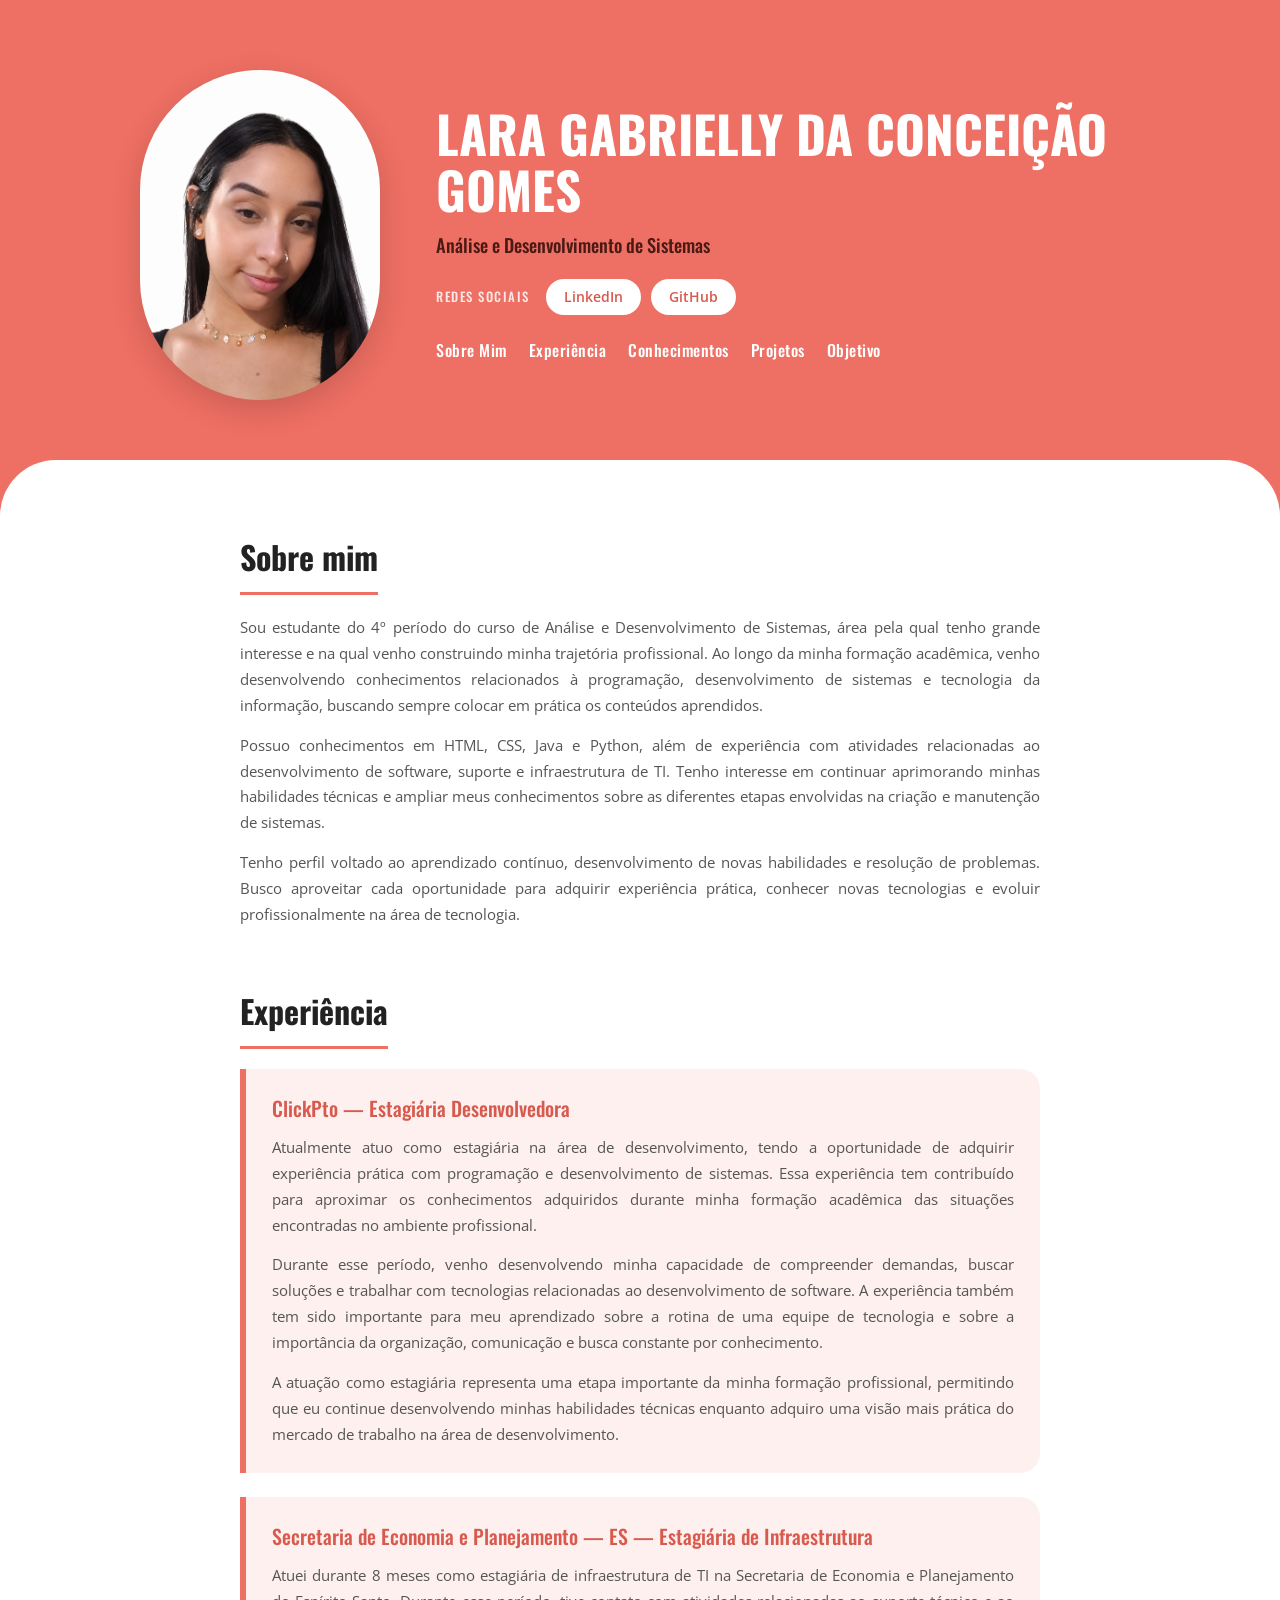
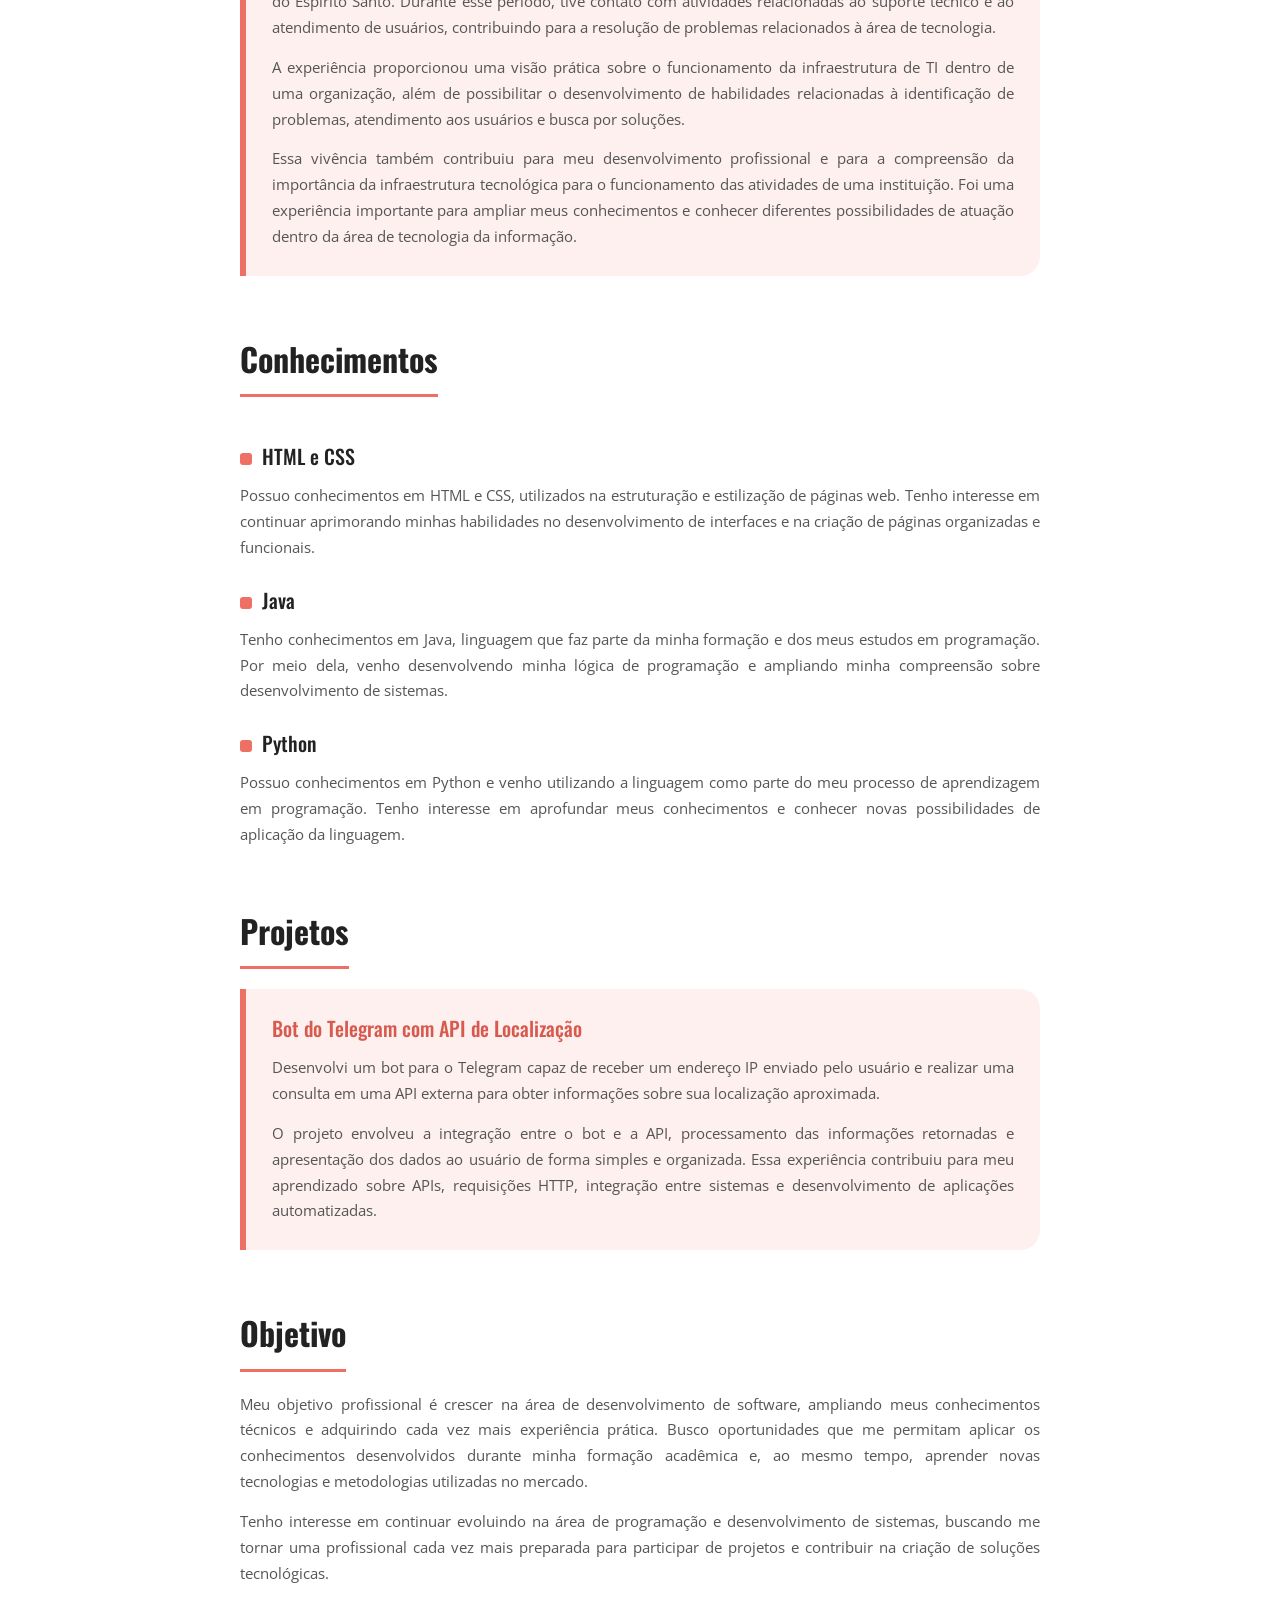
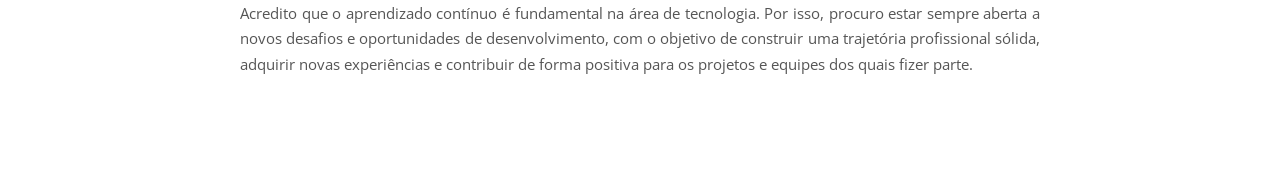
<file: index.html>
<!DOCTYPE html>
<html lang="pt-BR">

<head>
    <meta charset="UTF-8">
    <meta name="viewport" content="width=device-width, initial-scale=1.0">
    <title>Portfólio - Lara Gabrielly</title>
    <link rel="preconnect" href="https://fonts.googleapis.com">
    <link rel="preconnect" href="https://fonts.gstatic.com" crossorigin>
    <link href="https://fonts.googleapis.com/css2?family=Oswald:wght@500;700&family=Open+Sans:wght@400;600&display=swap" rel="stylesheet">
    <link rel="stylesheet" href="style.css">
</head>

<body>

    <header>
        <div class="header-inner">

           
                <img class="foto" src="imagens/fotoLara.png" alt="Lara Gabrielly">
          

            <div class="header-texto">
                <h1>LARA GABRIELLY DA CONCEIÇÃO GOMES</h1>

                <h2>Análise e Desenvolvimento de Sistemas</h2>

                <div class="redes">
                    <h2>Redes sociais</h2>

                    <a href="https://www.linkedin.com/in/gabygomes" target="_blank">
                        LinkedIn
                    </a>

                    <a href="https://github.com/lara447" target="_blank">
                        GitHub
                    </a>
                </div>

                <nav>
                    <ul>
                        <li><a href="#sobre">Sobre Mim</a></li>
                        <li><a href="#experiencia">Experiência</a></li>
                        <li><a href="#conhecimentos">Conhecimentos</a></li>
                        <li><a href="#projetos">Projetos</a></li>
                        <li><a href="#objetivo">Objetivo</a></li>
                    </ul>
                </nav>
            </div>

        </div>
    </header>

    <main>

        <section id="sobre">
            <h2>Sobre mim</h2>

            <p>
                Sou estudante do 4º período do curso de Análise e Desenvolvimento de Sistemas, área pela qual
                tenho grande interesse e na qual venho construindo minha trajetória profissional. Ao longo da
                minha formação acadêmica, venho desenvolvendo conhecimentos relacionados à programação,
                desenvolvimento de sistemas e tecnologia da informação, buscando sempre colocar em prática os
                conteúdos aprendidos.
            </p>

            <p>
                Possuo conhecimentos em HTML, CSS, Java e Python, além de experiência com atividades relacionadas
                ao desenvolvimento de software, suporte e infraestrutura de TI. Tenho interesse em continuar
                aprimorando minhas habilidades técnicas e ampliar meus conhecimentos sobre as diferentes etapas
                envolvidas na criação e manutenção de sistemas.
            </p>

            <p>
                Tenho perfil voltado ao aprendizado contínuo, desenvolvimento de novas habilidades e resolução
                de problemas. Busco aproveitar cada oportunidade para adquirir experiência prática, conhecer
                novas tecnologias e evoluir profissionalmente na área de tecnologia.
            </p>
        </section>

        <section id="experiencia">
            <h2>Experiência</h2>

            <article>
                <h3>ClickPto — Estagiária Desenvolvedora</h3>

                <p>
                    Atualmente atuo como estagiária na área de desenvolvimento, tendo a oportunidade de adquirir
                    experiência prática com programação e desenvolvimento de sistemas. Essa experiência tem
                    contribuído para aproximar os conhecimentos adquiridos durante minha formação acadêmica das
                    situações encontradas no ambiente profissional.
                </p>

                <p>
                    Durante esse período, venho desenvolvendo minha capacidade de compreender demandas, buscar
                    soluções e trabalhar com tecnologias relacionadas ao desenvolvimento de software. A experiência
                    também tem sido importante para meu aprendizado sobre a rotina de uma equipe de tecnologia e
                    sobre a importância da organização, comunicação e busca constante por conhecimento.
                </p>

                <p>
                    A atuação como estagiária representa uma etapa importante da minha formação profissional,
                    permitindo que eu continue desenvolvendo minhas habilidades técnicas enquanto adquiro uma
                    visão mais prática do mercado de trabalho na área de desenvolvimento.
                </p>
            </article>

            <article>
                <h3>Secretaria de Economia e Planejamento — ES — Estagiária de Infraestrutura</h3>

                <p>
                    Atuei durante 8 meses como estagiária de infraestrutura de TI na Secretaria de Economia e
                    Planejamento do Espírito Santo. Durante esse período, tive contato com atividades relacionadas
                    ao suporte técnico e ao atendimento de usuários, contribuindo para a resolução de problemas
                    relacionados à área de tecnologia.
                </p>

                <p>
                    A experiência proporcionou uma visão prática sobre o funcionamento da infraestrutura de TI
                    dentro de uma organização, além de possibilitar o desenvolvimento de habilidades relacionadas
                    à identificação de problemas, atendimento aos usuários e busca por soluções.
                </p>

                <p>
                    Essa vivência também contribuiu para meu desenvolvimento profissional e para a compreensão
                    da importância da infraestrutura tecnológica para o funcionamento das atividades de uma
                    instituição. Foi uma experiência importante para ampliar meus conhecimentos e conhecer
                    diferentes possibilidades de atuação dentro da área de tecnologia da informação.
                </p>
            </article>
        </section>

        <section id="conhecimentos">
            <h2>Conhecimentos</h2>

            <h3>HTML e CSS</h3>

            <p>
                Possuo conhecimentos em HTML e CSS, utilizados na estruturação e estilização de páginas web.
                Tenho interesse em continuar aprimorando minhas habilidades no desenvolvimento de interfaces e
                na criação de páginas organizadas e funcionais.
            </p>

            <h3>Java</h3>

            <p>
                Tenho conhecimentos em Java, linguagem que faz parte da minha formação e dos meus estudos em
                programação. Por meio dela, venho desenvolvendo minha lógica de programação e ampliando minha
                compreensão sobre desenvolvimento de sistemas.
            </p>

            <h3>Python</h3>

            <p>
                Possuo conhecimentos em Python e venho utilizando a linguagem como parte do meu processo de
                aprendizagem em programação. Tenho interesse em aprofundar meus conhecimentos e conhecer novas
                possibilidades de aplicação da linguagem.
            </p>
        </section>

        <section id="projetos">
            <h2>Projetos</h2>

            <article>
                <h3>Bot do Telegram com API de Localização</h3>

                <p>
                    Desenvolvi um bot para o Telegram capaz de receber um endereço IP enviado pelo usuário e
                    realizar uma consulta em uma API externa para obter informações sobre sua localização
                    aproximada.
                </p>

                <p>
                    O projeto envolveu a integração entre o bot e a API, processamento das informações retornadas
                    e apresentação dos dados ao usuário de forma simples e organizada. Essa experiência contribuiu
                    para meu aprendizado sobre APIs, requisições HTTP, integração entre sistemas e desenvolvimento
                    de aplicações automatizadas.
                </p>
            </article>
        </section>

        <section id="objetivo">
            <h2>Objetivo</h2>

            <p>
                Meu objetivo profissional é crescer na área de desenvolvimento de software, ampliando meus
                conhecimentos técnicos e adquirindo cada vez mais experiência prática. Busco oportunidades que
                me permitam aplicar os conhecimentos desenvolvidos durante minha formação acadêmica e, ao mesmo
                tempo, aprender novas tecnologias e metodologias utilizadas no mercado.
            </p>

            <p>
                Tenho interesse em continuar evoluindo na área de programação e desenvolvimento de sistemas,
                buscando me tornar uma profissional cada vez mais preparada para participar de projetos e
                contribuir na criação de soluções tecnológicas.
            </p>

            <p>
                Acredito que o aprendizado contínuo é fundamental na área de tecnologia. Por isso, procuro estar
                sempre aberta a novos desafios e oportunidades de desenvolvimento, com o objetivo de construir
                uma trajetória profissional sólida, adquirir novas experiências e contribuir de forma positiva
                para os projetos e equipes dos quais fizer parte.
            </p>
        </section>

    </main>

</body>

</html>
</file>
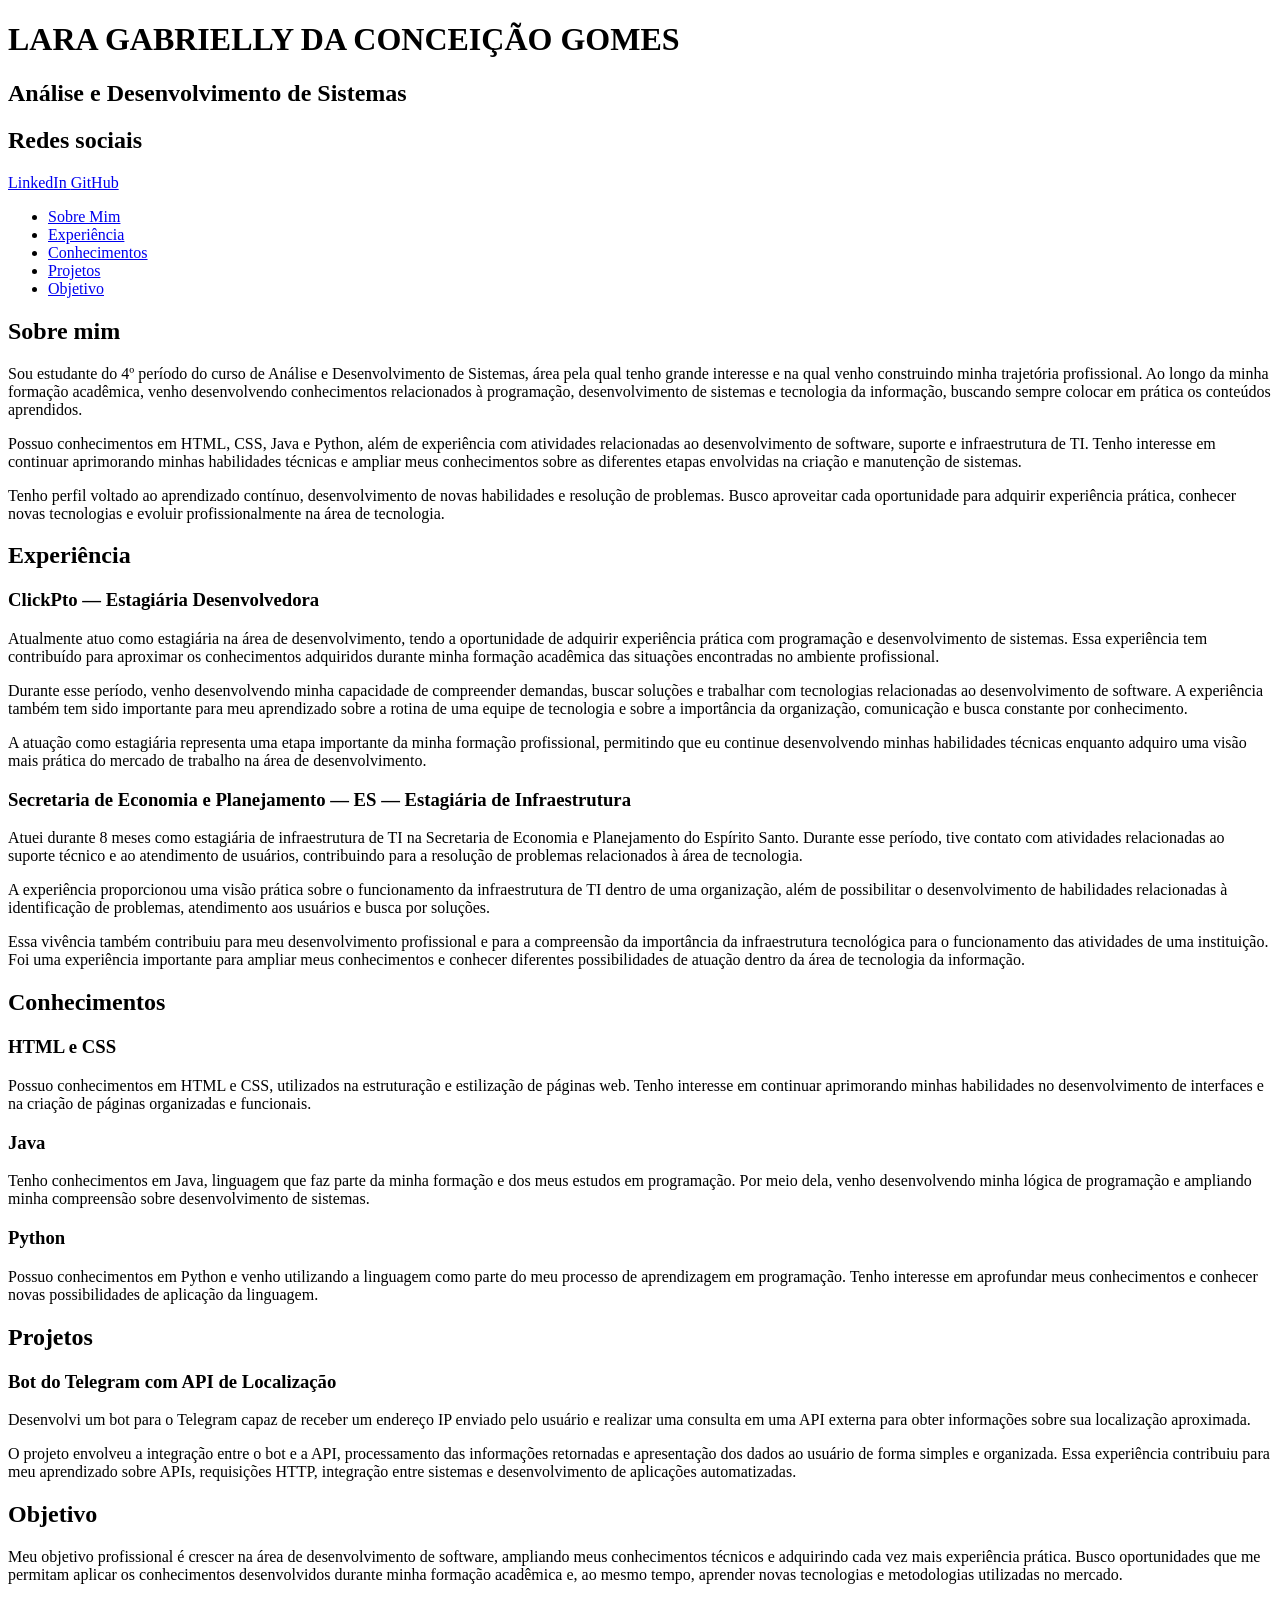
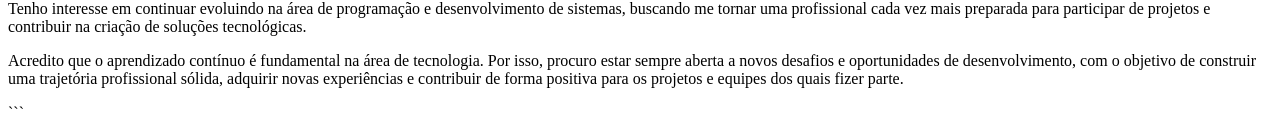
<file: portfolio.html>
<!DOCTYPE html>
<html lang="pt-BR">

<head>
    <meta charset="UTF-8">
    <meta name="viewport" content="width=device-width, initial-scale=1.0">
    <title>Portfólio - Lara Gabrielly</title>
</head>

<body>

    <header>
        <h1>LARA GABRIELLY DA CONCEIÇÃO GOMES</h1>

        <h2>Análise e Desenvolvimento de Sistemas</h2>

        <div>
            <h2>Redes sociais</h2>

            <a href="https://www.linkedin.com/in/gabygomes" target="_blank">
                LinkedIn 
            </a>

            <a href="https://github.com/lara447" target="_blank">
                GitHub
            </a>
        </div>

        <nav>
            <ul>
                <li><a href="#sobre">Sobre Mim</a></li>
                <li><a href="#experiencia">Experiência</a></li>
                <li><a href="#conhecimentos">Conhecimentos</a></li>
                <li><a href="#projetos">Projetos</a></li>
                <li><a href="#objetivo">Objetivo</a></li>
            </ul>
        </nav>
    </header>

    <main>

        <section id="sobre">
            <h2>Sobre mim</h2>

            <p>
                Sou estudante do 4º período do curso de Análise e Desenvolvimento de Sistemas, área pela qual
                tenho grande interesse e na qual venho construindo minha trajetória profissional. Ao longo da
                minha formação acadêmica, venho desenvolvendo conhecimentos relacionados à programação,
                desenvolvimento de sistemas e tecnologia da informação, buscando sempre colocar em prática os
                conteúdos aprendidos.
            </p>

            <p>
                Possuo conhecimentos em HTML, CSS, Java e Python, além de experiência com atividades relacionadas
                ao desenvolvimento de software, suporte e infraestrutura de TI. Tenho interesse em continuar
                aprimorando minhas habilidades técnicas e ampliar meus conhecimentos sobre as diferentes etapas
                envolvidas na criação e manutenção de sistemas.
            </p>

            <p>
                Tenho perfil voltado ao aprendizado contínuo, desenvolvimento de novas habilidades e resolução
                de problemas. Busco aproveitar cada oportunidade para adquirir experiência prática, conhecer
                novas tecnologias e evoluir profissionalmente na área de tecnologia.
            </p>
        </section>

        <section id="experiencia">
            <h2>Experiência</h2>

            <article>
                <h3>ClickPto — Estagiária Desenvolvedora</h3>

                <p>
                    Atualmente atuo como estagiária na área de desenvolvimento, tendo a oportunidade de adquirir
                    experiência prática com programação e desenvolvimento de sistemas. Essa experiência tem
                    contribuído para aproximar os conhecimentos adquiridos durante minha formação acadêmica das
                    situações encontradas no ambiente profissional.
                </p>

                <p>
                    Durante esse período, venho desenvolvendo minha capacidade de compreender demandas, buscar
                    soluções e trabalhar com tecnologias relacionadas ao desenvolvimento de software. A experiência
                    também tem sido importante para meu aprendizado sobre a rotina de uma equipe de tecnologia e
                    sobre a importância da organização, comunicação e busca constante por conhecimento.
                </p>

                <p>
                    A atuação como estagiária representa uma etapa importante da minha formação profissional,
                    permitindo que eu continue desenvolvendo minhas habilidades técnicas enquanto adquiro uma
                    visão mais prática do mercado de trabalho na área de desenvolvimento.
                </p>
            </article>

            <article>
                <h3>Secretaria de Economia e Planejamento — ES — Estagiária de Infraestrutura</h3>

                <p>
                    Atuei durante 8 meses como estagiária de infraestrutura de TI na Secretaria de Economia e
                    Planejamento do Espírito Santo. Durante esse período, tive contato com atividades relacionadas
                    ao suporte técnico e ao atendimento de usuários, contribuindo para a resolução de problemas
                    relacionados à área de tecnologia.
                </p>

                <p>
                    A experiência proporcionou uma visão prática sobre o funcionamento da infraestrutura de TI
                    dentro de uma organização, além de possibilitar o desenvolvimento de habilidades relacionadas
                    à identificação de problemas, atendimento aos usuários e busca por soluções.
                </p>

                <p>
                    Essa vivência também contribuiu para meu desenvolvimento profissional e para a compreensão
                    da importância da infraestrutura tecnológica para o funcionamento das atividades de uma
                    instituição. Foi uma experiência importante para ampliar meus conhecimentos e conhecer
                    diferentes possibilidades de atuação dentro da área de tecnologia da informação.
                </p>
            </article>
        </section>

        <section id="conhecimentos">
            <h2>Conhecimentos</h2>

            <h3>HTML e CSS</h3>

            <p>
                Possuo conhecimentos em HTML e CSS, utilizados na estruturação e estilização de páginas web.
                Tenho interesse em continuar aprimorando minhas habilidades no desenvolvimento de interfaces e
                na criação de páginas organizadas e funcionais.
            </p>

            <h3>Java</h3>

            <p>
                Tenho conhecimentos em Java, linguagem que faz parte da minha formação e dos meus estudos em
                programação. Por meio dela, venho desenvolvendo minha lógica de programação e ampliando minha
                compreensão sobre desenvolvimento de sistemas.
            </p>

            <h3>Python</h3>

            <p>
                Possuo conhecimentos em Python e venho utilizando a linguagem como parte do meu processo de
                aprendizagem em programação. Tenho interesse em aprofundar meus conhecimentos e conhecer novas
                possibilidades de aplicação da linguagem.
            </p>
        </section>

        <section id="projetos">
            <h2>Projetos</h2>

            <article>
                <h3>Bot do Telegram com API de Localização</h3>

                <p>
                    Desenvolvi um bot para o Telegram capaz de receber um endereço IP enviado pelo usuário e
                    realizar uma consulta em uma API externa para obter informações sobre sua localização
                    aproximada.
                </p>

                <p>
                    O projeto envolveu a integração entre o bot e a API, processamento das informações retornadas
                    e apresentação dos dados ao usuário de forma simples e organizada. Essa experiência contribuiu
                    para meu aprendizado sobre APIs, requisições HTTP, integração entre sistemas e desenvolvimento
                    de aplicações automatizadas.
                </p>
            </article>
        </section>

        <section id="objetivo">
            <h2>Objetivo</h2>

            <p>
                Meu objetivo profissional é crescer na área de desenvolvimento de software, ampliando meus
                conhecimentos técnicos e adquirindo cada vez mais experiência prática. Busco oportunidades que
                me permitam aplicar os conhecimentos desenvolvidos durante minha formação acadêmica e, ao mesmo
                tempo, aprender novas tecnologias e metodologias utilizadas no mercado.
            </p>

            <p>
                Tenho interesse em continuar evoluindo na área de programação e desenvolvimento de sistemas,
                buscando me tornar uma profissional cada vez mais preparada para participar de projetos e
                contribuir na criação de soluções tecnológicas.
            </p>

            <p>
                Acredito que o aprendizado contínuo é fundamental na área de tecnologia. Por isso, procuro estar
                sempre aberta a novos desafios e oportunidades de desenvolvimento, com o objetivo de construir
                uma trajetória profissional sólida, adquirir novas experiências e contribuir de forma positiva
                para os projetos e equipes dos quais fizer parte.
            </p>
        </section>

    </main>

</body>

</html>
```
</file>
<file: style.css>
:root {
    --coral: #ee6f63;
    --coral-escuro: #d85a4e;
    --texto: #222;
    --texto-suave: #555;
    --fundo: #ffffff;
    --claro: #fdf0ee;
    --fonte-titulo: "Oswald", "Arial Narrow", sans-serif;
    --fonte-texto: "Open Sans", Arial, sans-serif;
}


*,
*::before,
*::after {
    box-sizing: border-box;
}

html {
    scroll-behavior: smooth;
}

body {
    margin: 0;
    font-family: var(--fonte-texto);
    color: var(--texto);
    background: var(--coral);
    line-height: 1.7;
}

header {
    background: var(--coral);
    color: #fff;
    padding: 70px 24px 130px;
}

.header-inner {
    max-width: 1000px;
    margin: 0 auto;
    display: flex;
    align-items: center;
    gap: 56px;
}

.foto {
    flex: 0 0 240px;
    width: 240px;
    height: 330px;
    border-radius: 120px;
    object-fit: cover;
    background: #f7a79f;
    color: #fff;
    display: flex;
    align-items: center;
    justify-content: center;
    font-family: var(--fonte-titulo);
    font-size: 72px;
    font-weight: 700;
    letter-spacing: 4px;
    box-shadow: 0 10px 30px rgba(0, 0, 0, 0.15);
}

.header-texto {
    flex: 1;
}

header h1 {
    font-family: var(--fonte-titulo);
    font-size: clamp(2rem, 5vw, 3.2rem);
    font-weight: 700;
    line-height: 1.1;
    margin: 0 0 12px;
    text-transform: uppercase;
}

header h2 {
    font-family: var(--fonte-titulo);
    font-size: 1.15rem;
    font-weight: 500;
    margin: 0 0 18px;
    color: #4a1a15;
}

.redes {
    display: flex;
    flex-wrap: wrap;
    align-items: center;
    gap: 10px;
    margin-bottom: 22px;
}

.redes h2 {
    font-size: 0.8rem;
    letter-spacing: 1.5px;
    text-transform: uppercase;
    margin: 0 6px 0 0;
    color: #fff;
    opacity: 0.85;
}

.redes a {
    color: var(--coral-escuro);
    background: #fff;
    text-decoration: none;
    font-weight: 600;
    font-size: 0.9rem;
    padding: 6px 18px;
    border-radius: 999px;
    transition: transform 0.2s, box-shadow 0.2s;
}

.redes a:hover {
    transform: translateY(-2px);
    box-shadow: 0 4px 12px rgba(0, 0, 0, 0.18);
}

nav ul {
    list-style: none;
    margin: 0;
    padding: 0;
    display: flex;
    flex-wrap: wrap;
    gap: 8px 22px;
}

nav a {
    color: #fff;
    text-decoration: none;
    font-family: var(--fonte-titulo);
    font-weight: 500;
    letter-spacing: 0.5px;
    padding-bottom: 3px;
    border-bottom: 2px solid transparent;
    transition: border-color 0.2s;
}

nav a:hover {
    border-bottom-color: #fff;
}

main {
    background: var(--fundo);
    border-radius: 56px 56px 0 0;
    margin-top: -70px;
    padding: 70px 24px 80px;
}

section {
    max-width: 800px;
    margin: 0 auto 56px;
    scroll-margin-top: 24px;
}

section:last-child {
    margin-bottom: 0;
}

main h2 {
    font-family: var(--fonte-titulo);
    font-size: 2rem;
    font-weight: 700;
    margin: 0 0 20px;
    padding-bottom: 8px;
    border-bottom: 3px solid var(--coral);
    display: inline-block;
}

main h3 {
    font-family: var(--fonte-titulo);
    font-size: 1.25rem;
    font-weight: 500;
    margin: 0 0 10px;
    color: var(--coral-escuro);
}

main p {
    margin: 0 0 14px;
    font-size: 0.95rem;
    color: var(--texto-suave);
    text-align: justify;
}

article {
    background: var(--claro);
    border-left: 6px solid var(--coral);
    border-radius: 0 20px 20px 0;
    padding: 22px 26px 12px;
    margin-bottom: 24px;
}

#conhecimentos h3 {
    margin-top: 22px;
    color: var(--texto);
}

#conhecimentos h3::before {
    content: "";
    display: inline-block;
    width: 12px;
    height: 12px;
    background: var(--coral);
    border-radius: 3px;
    margin-right: 10px;
}

@media (max-width: 760px) {
    header {
        padding: 50px 20px 110px;
    }

    .header-inner {
        flex-direction: column;
        text-align: center;
        gap: 28px;
    }

    .foto {
        flex-basis: auto;
        width: 200px;
        height: 270px;
        border-radius: 100px;
        font-size: 56px;
    }

    .redes,
    nav ul {
        justify-content: center;
    }

    main {
        border-radius: 36px 36px 0 0;
        padding: 50px 18px 60px;
    }

    main p {
        text-align: left;
    }
}
</file>
